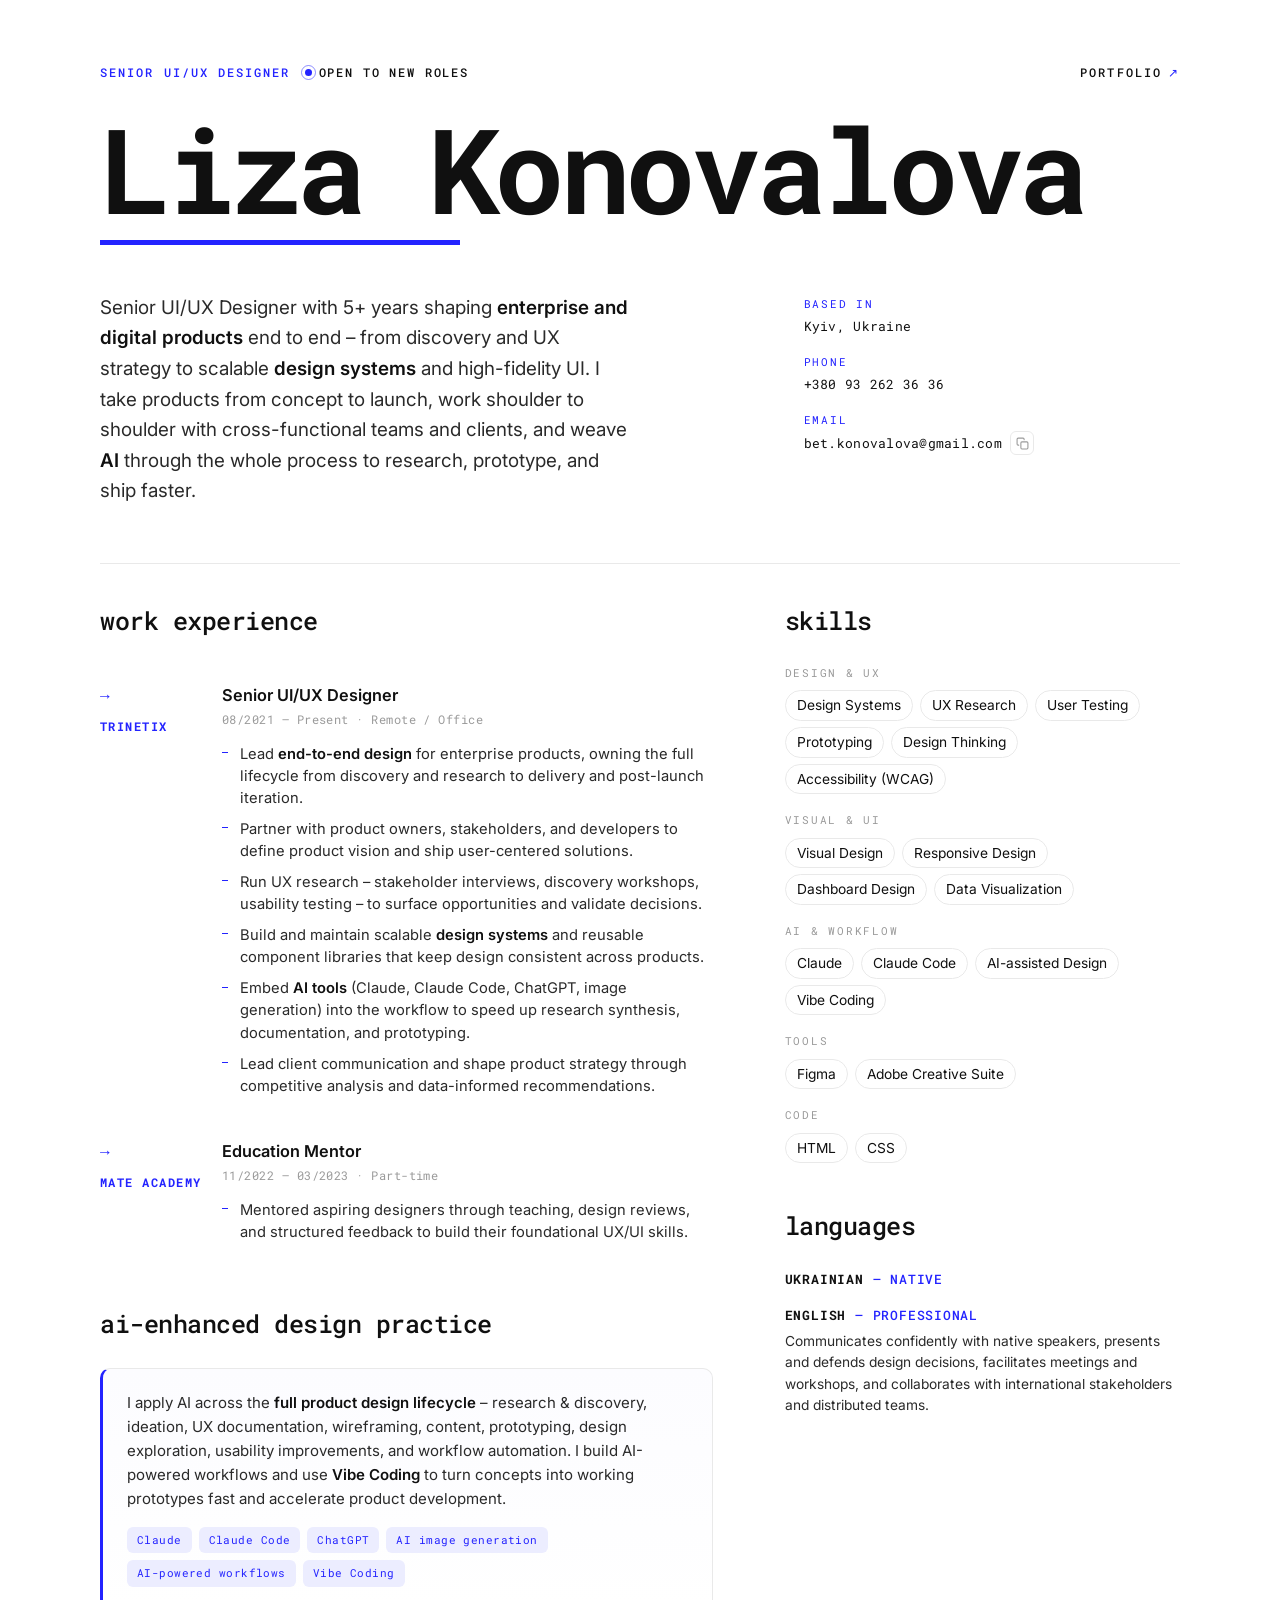
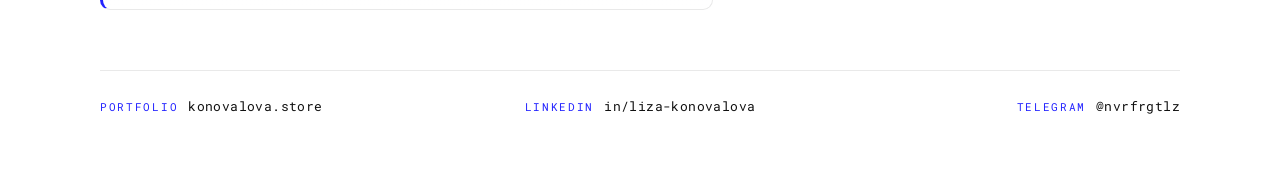
<file: resume.html>
<!DOCTYPE html>
<html lang="en">
<head>
<meta charset="UTF-8">
<meta name="viewport" content="width=device-width, initial-scale=1.0">
<title>Liza Konovalova – Senior UI/UX Designer</title>
<link rel="preconnect" href="https://fonts.googleapis.com">
<link rel="preconnect" href="https://fonts.gstatic.com" crossorigin>
<link href="https://fonts.googleapis.com/css2?family=Inter:wght@400;500;600&family=Roboto+Mono:wght@400;500;700&display=swap" rel="stylesheet">
<style>
  :root{
    --paper:#ffffff;
    --ink:#101010;
    --body:#2a2a2a;
    --muted:#9a9a9a;
    --hair:#e9e9e9;
    --accent:#2323ff;
    --accent-soft:#ecedff;
    --mono:'Roboto Mono', ui-monospace, monospace;
    --sans:'Inter', -apple-system, system-ui, sans-serif;
  }
  *{box-sizing:border-box;margin:0;padding:0;}
  html{-webkit-text-size-adjust:100%;}
  body{
    background:var(--paper);
    color:var(--ink);
    font-family:var(--sans);
    line-height:1.5;
    -webkit-font-smoothing:antialiased;
    padding:clamp(28px,5vw,72px);
  }
  ::selection{background:var(--accent);color:#fff;}
  .sheet{max-width:1080px;margin:0 auto;}
  a{color:inherit;text-decoration:none;}
  .rise{opacity:0;transform:translateY(10px);animation:rise .7s cubic-bezier(.2,.7,.2,1) forwards;}
  .d1{animation-delay:.05s}.d2{animation-delay:.14s}.d3{animation-delay:.24s}
  .d4{animation-delay:.34s}.d5{animation-delay:.44s}.d6{animation-delay:.54s}
  @keyframes rise{to{opacity:1;transform:translateY(0);}}
  .topbar{
    display:flex;justify-content:space-between;align-items:center;
    gap:16px;flex-wrap:wrap;
    font-family:var(--mono);font-size:.72rem;font-weight:500;
    letter-spacing:.18em;text-transform:uppercase;
  }
  .role-tag{display:flex;align-items:center;gap:14px;color:var(--accent);}
  .status{display:inline-flex;align-items:center;gap:7px;color:var(--ink);letter-spacing:.16em;}
  .dot{width:7px;height:7px;border-radius:50%;background:var(--accent);position:relative;}
  .dot::after{content:"";position:absolute;inset:-4px;border-radius:50%;border:1px solid var(--accent);opacity:.5;animation:pulse 2.2s ease-out infinite;}
  @keyframes pulse{0%{transform:scale(.6);opacity:.6}100%{transform:scale(1.8);opacity:0}}
  .top-link{display:inline-flex;align-items:center;gap:6px;color:var(--ink);transition:color .2s;}
  .top-link .arr{display:inline-block;transition:transform .2s;color:var(--accent);}
  .top-link:hover{color:var(--accent);}
  .top-link:hover .arr{transform:translate(2px,-2px);}
  .name{
    font-family:var(--mono);font-weight:700;
    font-size:clamp(3.2rem,11vw,7.4rem);
    line-height:.9;letter-spacing:-.045em;
    margin:clamp(22px,3vw,34px) 0 0;
  }
  .underline{height:5px;width:0;background:var(--accent);margin-top:18px;
    animation:draw 1s .5s cubic-bezier(.2,.7,.2,1) forwards;}
  @keyframes draw{to{width:min(360px,62%);}}
  .hero-row{
    display:grid;grid-template-columns:1.7fr 1fr;gap:clamp(28px,5vw,64px);
    margin-top:clamp(30px,4vw,48px);align-items:start;
  }
  .summary{font-size:clamp(1rem,1.5vw,1.18rem);line-height:1.62;color:var(--body);max-width:44ch;}
  .summary b{color:var(--ink);font-weight:600;}
  .contact{font-family:var(--mono);font-size:.82rem;line-height:1.9;letter-spacing:.02em;}
  .contact .lbl{color:var(--accent);text-transform:uppercase;letter-spacing:.16em;font-size:.7rem;}
  .mailrow{display:inline-flex;align-items:center;gap:8px;}
  .copybtn{
    display:inline-flex;align-items:center;justify-content:center;
    width:24px;height:24px;border:1px solid var(--hair);border-radius:6px;
    background:none;cursor:pointer;color:var(--muted);transition:all .18s;flex:none;
  }
  .copybtn:hover{border-color:var(--accent);color:var(--accent);background:var(--accent-soft);}
  .copybtn svg{width:13px;height:13px;}
  .copied{color:var(--accent);font-size:.68rem;letter-spacing:.14em;opacity:0;transition:opacity .2s;}
  .copied.show{opacity:1;}
  .rule{height:1px;background:var(--hair);margin:clamp(36px,5vw,56px) 0 clamp(26px,3vw,38px);}
  .layout{display:grid;grid-template-columns:1.55fr 1fr;gap:clamp(36px,6vw,72px);}
  .sec-title{font-family:var(--mono);font-weight:500;font-size:clamp(1.2rem,2vw,1.55rem);
    letter-spacing:-.02em;margin-bottom:26px;}
  .entry{display:grid;grid-template-columns:auto 1fr;gap:18px;padding:18px 14px;margin:0 -14px;
    border-radius:10px;transition:background .2s;}
  .entry + .entry{margin-top:6px;}
  .entry:hover{background:#fafafe;}
  .marker{display:flex;flex-direction:column;align-items:flex-start;gap:10px;min-width:104px;}
  .arrow{font-family:var(--mono);color:var(--accent);font-size:1rem;transition:transform .22s;}
  .entry:hover .arrow{transform:translateX(5px);}
  .co{font-family:var(--mono);font-size:.78rem;font-weight:700;letter-spacing:.12em;
    text-transform:uppercase;color:var(--accent);}
  .role{font-weight:600;font-size:1.02rem;margin-bottom:4px;}
  .meta{font-family:var(--mono);font-size:.72rem;color:var(--muted);letter-spacing:.04em;margin-bottom:14px;}
  .bullets{list-style:none;display:flex;flex-direction:column;gap:9px;}
  .bullets li{position:relative;padding-left:18px;font-size:.92rem;line-height:1.5;color:var(--body);}
  .bullets li::before{content:"";position:absolute;left:0;top:.62em;width:6px;height:1px;background:var(--accent);}
  .bullets li b{color:var(--ink);font-weight:600;}
  .ai-block{margin-top:clamp(30px,4vw,44px);}
  .ai-card{border:1px solid var(--hair);border-left:3px solid var(--accent);border-radius:10px;
    padding:22px 24px;background:linear-gradient(180deg,#fcfcff,#ffffff);}
  .ai-card p{font-size:.94rem;line-height:1.6;color:var(--body);}
  .ai-card p b{color:var(--ink);font-weight:600;}
  .ai-chips{display:flex;flex-wrap:wrap;gap:7px;margin-top:16px;}
  .chip{font-family:var(--mono);font-size:.68rem;letter-spacing:.04em;padding:5px 10px;
    border-radius:6px;background:var(--accent-soft);color:var(--accent);}
  .side-block + .side-block{margin-top:clamp(30px,4vw,44px);}
  .grp{margin-bottom:18px;}
  .grp-lbl{font-family:var(--mono);font-size:.68rem;text-transform:uppercase;letter-spacing:.16em;
    color:var(--muted);margin-bottom:9px;}
  .grp-items{display:flex;flex-wrap:wrap;gap:6px 7px;}
  .skill{font-size:.86rem;color:var(--ink);padding:4px 11px;border:1px solid var(--hair);border-radius:20px;
    transition:all .18s;}
  .skill:hover{border-color:var(--accent);color:var(--accent);}
  .lang{margin-bottom:16px;}
  .lang-name{font-family:var(--mono);font-size:.82rem;font-weight:700;letter-spacing:.06em;
    text-transform:uppercase;}
  .lang-name .tag{color:var(--accent);font-weight:500;}
  .lang p{font-size:.86rem;line-height:1.55;color:var(--body);margin-top:5px;}
  .foot{display:grid;grid-template-columns:1fr 1fr 1fr;gap:14px;
    margin-top:clamp(40px,5vw,60px);padding-top:26px;border-top:1px solid var(--hair);}
  .foot a{display:inline-flex;align-items:baseline;gap:10px;font-family:var(--mono);font-size:.82rem;
    letter-spacing:.03em;transition:color .2s;}
  .foot a:nth-child(2){justify-self:center;}
  .foot a:nth-child(3){justify-self:end;}
  .foot a .k{font-size:.66rem;text-transform:uppercase;letter-spacing:.16em;color:var(--accent);}
  .foot a .v{position:relative;}
  .foot a .v::after{content:"";position:absolute;left:0;bottom:-3px;width:100%;height:1px;
    background:var(--accent);transform:scaleX(0);transform-origin:left;transition:transform .25s;}
  .foot a:hover{color:var(--accent);}
  .foot a:hover .v::after{transform:scaleX(1);}
  @media (max-width:820px){
    .hero-row,.layout{grid-template-columns:1fr;}
    .underline{animation:none;width:200px;}
    .entry{grid-template-columns:1fr;gap:10px;}
    .marker{flex-direction:row;align-items:center;}
    .foot{grid-template-columns:1fr;gap:16px;}
    .foot a:nth-child(2),.foot a:nth-child(3){justify-self:start;}
  }
  @media (prefers-reduced-motion:reduce){
    .rise,.underline,.dot::after{animation:none;opacity:1;transform:none;}
    .underline{width:min(360px,62%);}
    *{transition:none !important;}
  }
  @media print{
    body{padding:0;font-size:11px;}
    .sheet{max-width:none;}
    .rise{animation:none;opacity:1;transform:none;}
    .underline{animation:none;width:300px;}
    .dot::after,.copybtn,.copied{display:none;}
    .name{font-size:46px;}
    .ai-card,.entry:hover{background:none;}
    a{color:var(--ink);}
    .entry{break-inside:avoid;padding:8px 0;margin:0;}
  }
</style>
</head>
<body>
<main class="sheet">
  <header class="topbar rise d1">
    <span class="role-tag">
      Senior UI/UX Designer
      <span class="status"><span class="dot"></span>Open to new roles</span>
    </span>
    <a class="top-link" href="https://konovalova.store/" target="_blank" rel="noopener">Portfolio <span class="arr">↗</span></a>
  </header>
  <h1 class="name rise d2">Liza Konovalova</h1>
  <div class="underline"></div>
  <section class="hero-row">
    <p class="summary rise d3">
      Senior UI/UX Designer with 5+ years shaping <b>enterprise and digital products</b> end to end –
      from discovery and UX strategy to scalable <b>design systems</b> and high-fidelity UI. I take products
      from concept to launch, work shoulder to shoulder with cross-functional teams and clients, and weave
      <b>AI</b> through the whole process to research, prototype, and ship faster.
    </p>
    <div class="contact rise d4">
      <div class="lbl">Based in</div>
      Kyiv, Ukraine<br>
      <div class="lbl" style="margin-top:12px">Phone</div>
      +380 93 262 36 36<br>
      <div class="lbl" style="margin-top:12px">Email</div>
      <span class="mailrow">
        <a href="mailto:bet.konovalova@gmail.com">bet.konovalova@gmail.com</a>
        <button class="copybtn" id="copy" aria-label="Copy email address">
          <svg viewBox="0 0 24 24" fill="none" stroke="currentColor" stroke-width="2" stroke-linecap="round" stroke-linejoin="round"><rect x="9" y="9" width="13" height="13" rx="2"/><path d="M5 15H4a2 2 0 0 1-2-2V4a2 2 0 0 1 2-2h9a2 2 0 0 1 2 2v1"/></svg>
        </button>
        <span class="copied" id="copied">Copied</span>
      </span>
    </div>
  </section>
  <div class="rule rise d4"></div>
  <div class="layout">
    <div class="main rise d5">
      <h2 class="sec-title">work experience</h2>
      <article class="entry">
        <div class="marker"><span class="arrow">→</span><span class="co">Trinetix</span></div>
        <div>
          <div class="role">Senior UI/UX Designer</div>
          <div class="meta">08/2021 – Present · Remote / Office</div>
          <ul class="bullets">
            <li>Lead <b>end-to-end design</b> for enterprise products, owning the full lifecycle from discovery and research to delivery and post-launch iteration.</li>
            <li>Partner with product owners, stakeholders, and developers to define product vision and ship user-centered solutions.</li>
            <li>Run UX research – stakeholder interviews, discovery workshops, usability testing – to surface opportunities and validate decisions.</li>
            <li>Build and maintain scalable <b>design systems</b> and reusable component libraries that keep design consistent across products.</li>
            <li>Embed <b>AI tools</b> (Claude, Claude Code, ChatGPT, image generation) into the workflow to speed up research synthesis, documentation, and prototyping.</li>
            <li>Lead client communication and shape product strategy through competitive analysis and data-informed recommendations.</li>
          </ul>
        </div>
      </article>
      <article class="entry">
        <div class="marker"><span class="arrow">→</span><span class="co">Mate Academy</span></div>
        <div>
          <div class="role">Education Mentor</div>
          <div class="meta">11/2022 – 03/2023 · Part-time</div>
          <ul class="bullets">
            <li>Mentored aspiring designers through teaching, design reviews, and structured feedback to build their foundational UX/UI skills.</li>
          </ul>
        </div>
      </article>
      <div class="ai-block">
        <h2 class="sec-title">ai-enhanced design practice</h2>
        <div class="ai-card">
          <p>
            I apply AI across the <b>full product design lifecycle</b> – research &amp; discovery, ideation,
            UX documentation, wireframing, content, prototyping, design exploration, usability improvements,
            and workflow automation. I build AI-powered workflows and use <b>Vibe Coding</b> to turn concepts
            into working prototypes fast and accelerate product development.
          </p>
          <div class="ai-chips">
            <span class="chip">Claude</span>
            <span class="chip">Claude Code</span>
            <span class="chip">ChatGPT</span>
            <span class="chip">AI image generation</span>
            <span class="chip">AI-powered workflows</span>
            <span class="chip">Vibe Coding</span>
          </div>
        </div>
      </div>
    </div>
    <aside class="rise d6">
      <div class="side-block">
        <h2 class="sec-title">skills</h2>
        <div class="grp">
          <div class="grp-lbl">Design &amp; UX</div>
          <div class="grp-items">
            <span class="skill">Design Systems</span><span class="skill">UX Research</span>
            <span class="skill">User Testing</span><span class="skill">Prototyping</span>
            <span class="skill">Design Thinking</span><span class="skill">Accessibility (WCAG)</span>
          </div>
        </div>
        <div class="grp">
          <div class="grp-lbl">Visual &amp; UI</div>
          <div class="grp-items">
            <span class="skill">Visual Design</span><span class="skill">Responsive Design</span>
            <span class="skill">Dashboard Design</span><span class="skill">Data Visualization</span>
          </div>
        </div>
        <div class="grp">
          <div class="grp-lbl">AI &amp; Workflow</div>
          <div class="grp-items">
            <span class="skill">Claude</span><span class="skill">Claude Code</span>
            <span class="skill">AI-assisted Design</span><span class="skill">Vibe Coding</span>
          </div>
        </div>
        <div class="grp">
          <div class="grp-lbl">Tools</div>
          <div class="grp-items">
            <span class="skill">Figma</span><span class="skill">Adobe Creative Suite</span>
          </div>
        </div>
        <div class="grp">
          <div class="grp-lbl">Code</div>
          <div class="grp-items">
            <span class="skill">HTML</span><span class="skill">CSS</span>
          </div>
        </div>
      </div>
      <div class="side-block">
        <h2 class="sec-title">languages</h2>
        <div class="lang">
          <div class="lang-name">Ukrainian <span class="tag">– Native</span></div>
        </div>
        <div class="lang">
          <div class="lang-name">English <span class="tag">– Professional</span></div>
          <p>Communicates confidently with native speakers, presents and defends design decisions, facilitates meetings and workshops, and collaborates with international stakeholders and distributed teams.</p>
        </div>
      </div>
    </aside>
  </div>
  <footer class="foot rise d6">
    <a href="https://konovalova.store/" target="_blank" rel="noopener"><span class="k">Portfolio</span><span class="v">konovalova.store</span></a>
    <a href="https://www.linkedin.com/in/liza-konovalova-35927a20b/" target="_blank" rel="noopener"><span class="k">LinkedIn</span><span class="v">in/liza-konovalova</span></a>
    <a href="https://t.me/nvrfrgtlz" target="_blank" rel="noopener"><span class="k">Telegram</span><span class="v">@nvrfrgtlz</span></a>
  </footer>
</main>
<script>
  (function(){
    var btn=document.getElementById('copy'),tag=document.getElementById('copied');
    if(!btn)return;
    btn.addEventListener('click',function(){
      var done=function(){
        tag.classList.add('show');
        btn.innerHTML='<svg viewBox="0 0 24 24" fill="none" stroke="currentColor" stroke-width="2.4" stroke-linecap="round" stroke-linejoin="round"><polyline points="20 6 9 17 4 12"/></svg>';
        setTimeout(function(){
          tag.classList.remove('show');
          btn.innerHTML='<svg viewBox="0 0 24 24" fill="none" stroke="currentColor" stroke-width="2" stroke-linecap="round" stroke-linejoin="round"><rect x="9" y="9" width="13" height="13" rx="2"/><path d="M5 15H4a2 2 0 0 1-2-2V4a2 2 0 0 1 2-2h9a2 2 0 0 1 2 2v1"/></svg>';
        },1800);
      };
      if(navigator.clipboard&&navigator.clipboard.writeText){
        navigator.clipboard.writeText('bet.konovalova@gmail.com').then(done).catch(done);
      }else{done();}
    });
  })();
</script>
</body>
</html>
</file>
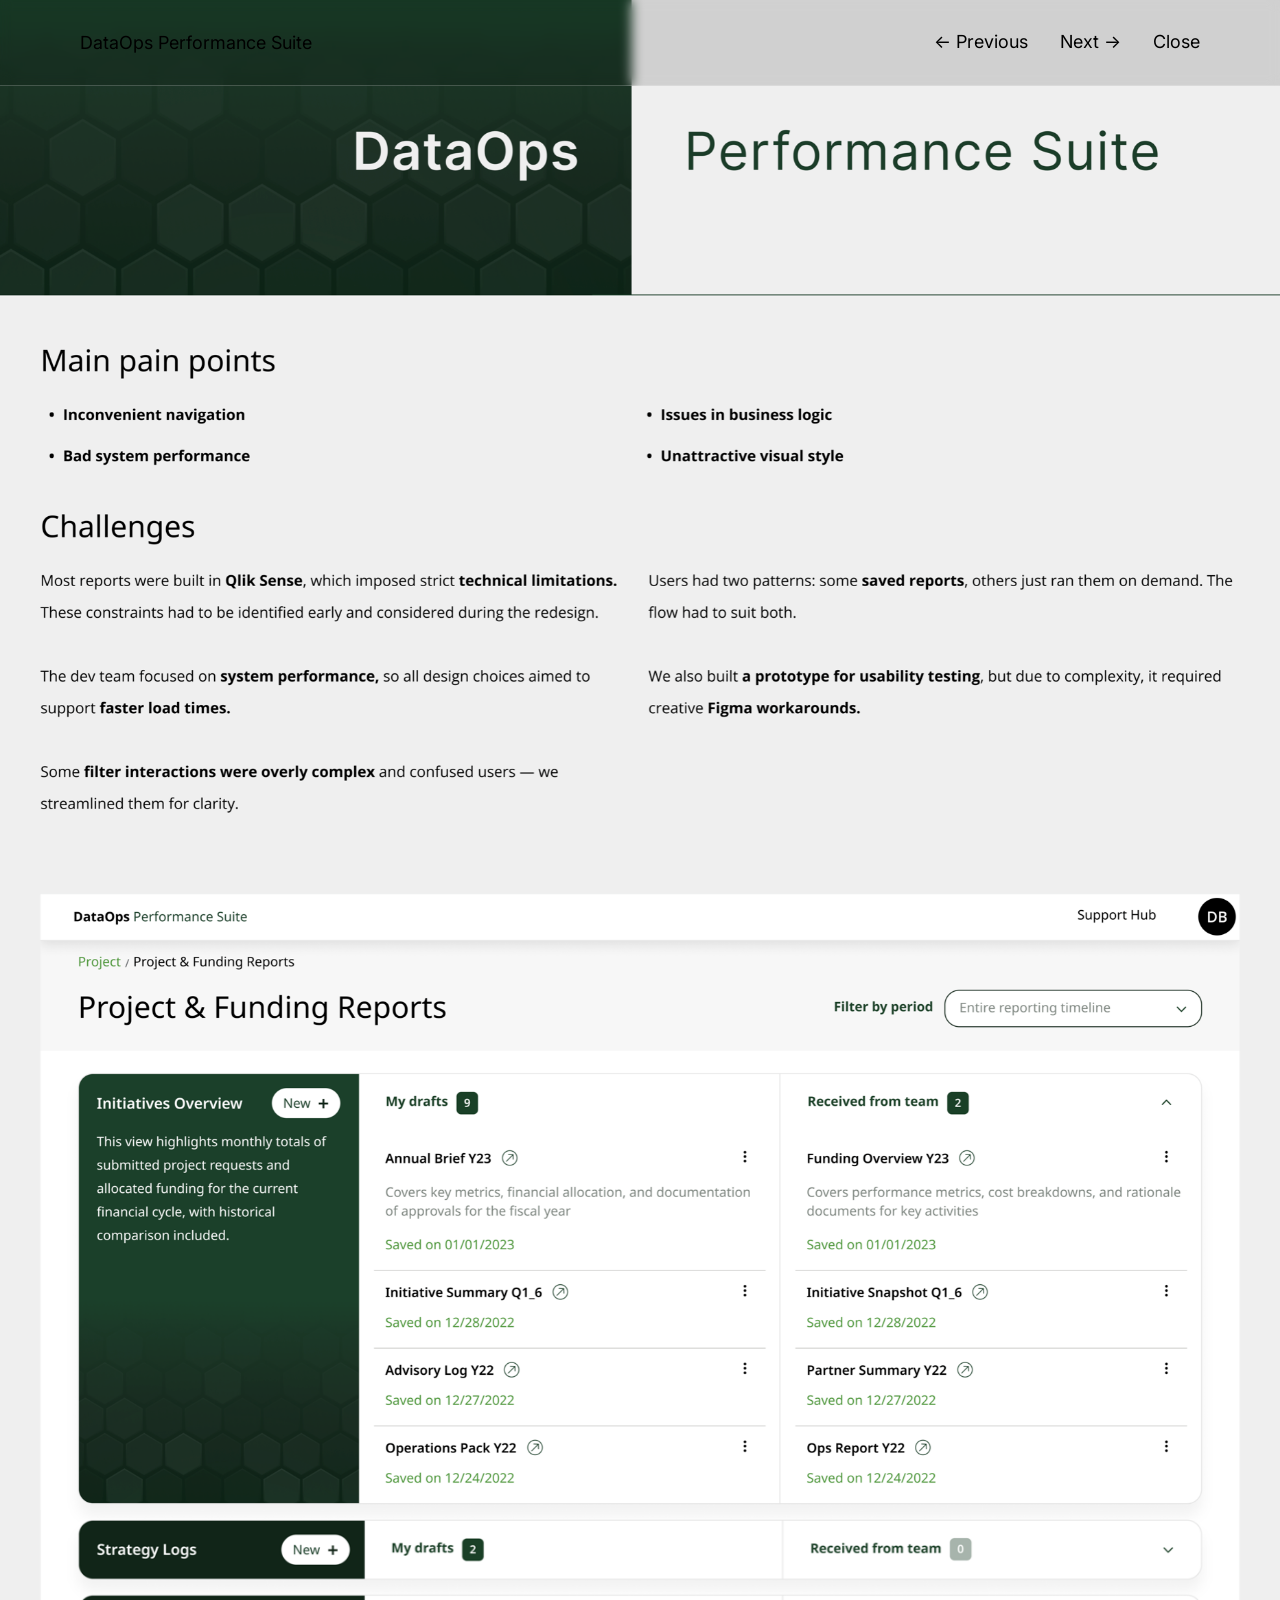
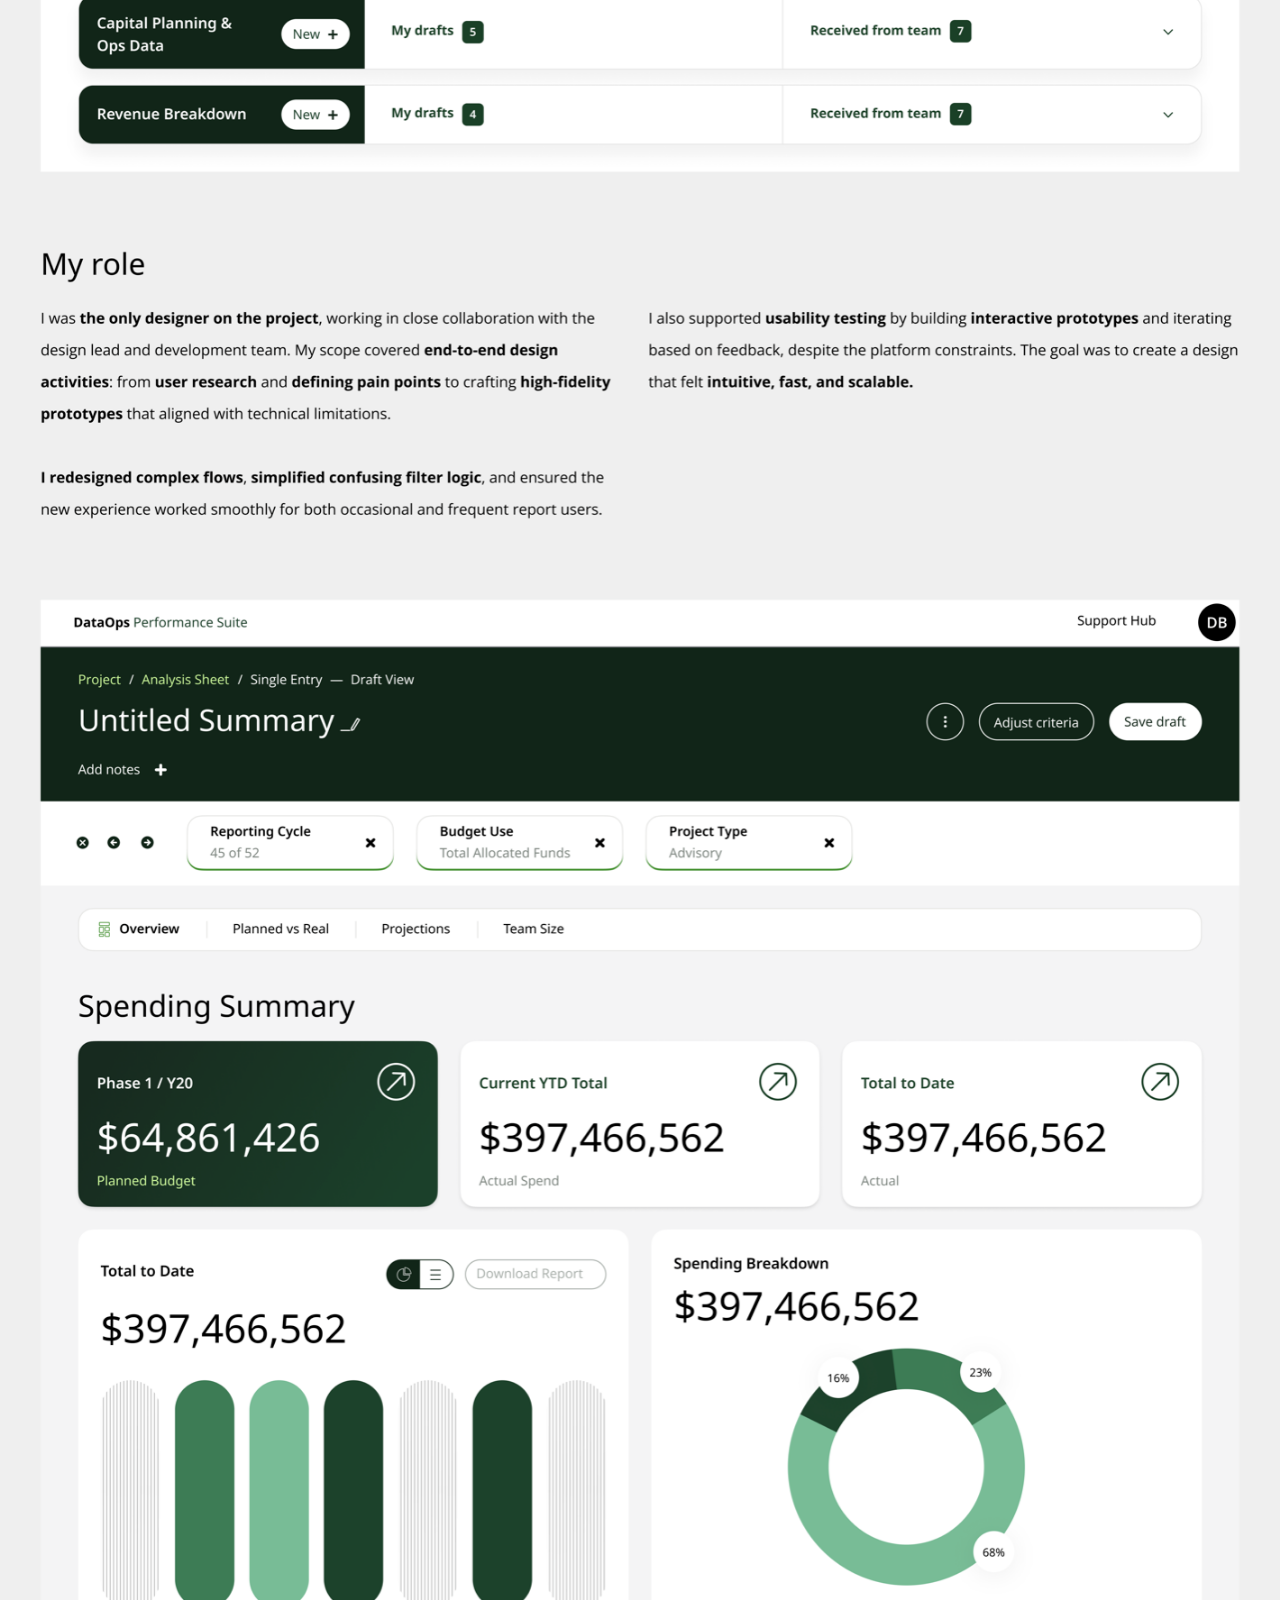
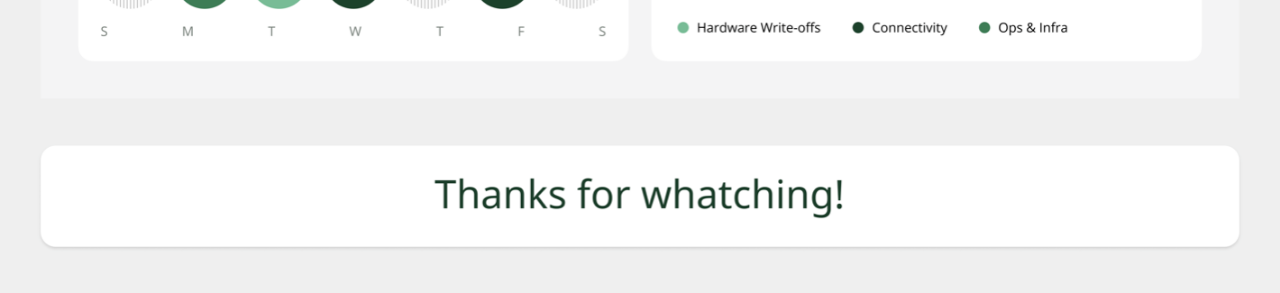
<file: cases/dataops-performance-suite.html>
<!DOCTYPE html>
<html lang="en">
<head>
  <meta charset="UTF-8">
  <meta name="viewport" content="width=device-width, initial-scale=1.0">
  <title>DataOps Performance Suite — Case Study</title>
  <link rel="preconnect" href="https://fonts.googleapis.com">
  <link rel="preconnect" href="https://fonts.gstatic.com" crossorigin>
  <link href="https://fonts.googleapis.com/css2?family=Inter:wght@300;400;500;600;700&display=swap" rel="stylesheet">
  <style>
    * { margin: 0; padding: 0; box-sizing: border-box; }
    body { background: #fff; overflow-x: hidden; }

    .case-header {
      position: fixed;
      top: 0; left: 0; right: 0;
      height: 86px;
      padding: 20px 80px;
      display: flex;
      justify-content: space-between;
      align-items: center;
      background: rgba(0,0,0,0.13);
      backdrop-filter: blur(6px);
      -webkit-backdrop-filter: blur(6px);
      border-bottom: 1px solid rgba(255,255,255,0.2);
      z-index: 100;
    }
    .case-header__title { font-family: Inter, sans-serif; font-size: 18px; font-weight: 400; color: #000; }
    .case-header__nav { display: flex; align-items: center; gap: 32px; }
    .case-header__arrow, .case-header__close {
      font-family: Inter, sans-serif; font-size: 18px; font-weight: 400; color: #000;
      text-decoration: none; padding-bottom: 2px;
      border-bottom: 1px solid transparent; transition: border-color 0.3s ease;
    }
    .case-header__arrow:hover, .case-header__close:hover { border-bottom: 1px solid #000; }

    .case-content section { width: 100%; font-size: 0; }
    .case-content section img { width: 100%; height: auto; display: block; }
  </style>
</head>
<body>

  <header class="case-header">
    <span class="case-header__title">DataOps Performance Suite</span>
    <nav class="case-header__nav">
      <a href="../cases/trashout.html" class="case-header__arrow">← Previous</a>
      <a href="../cases/cloud-spend-dashboard.html" class="case-header__arrow">Next →</a>
      <a href="../index.html" class="case-header__close">Close</a>
    </nav>
  </header>

  <div class="case-content">
    <section><img loading="lazy" src="../assets/images/dataops-performance-suite/hero.png" alt="Hero"></section>
    <section><img loading="lazy" src="../assets/images/dataops-performance-suite/overview.png" alt="Overview"></section>
  </div>

</body>
</html>
</file>
